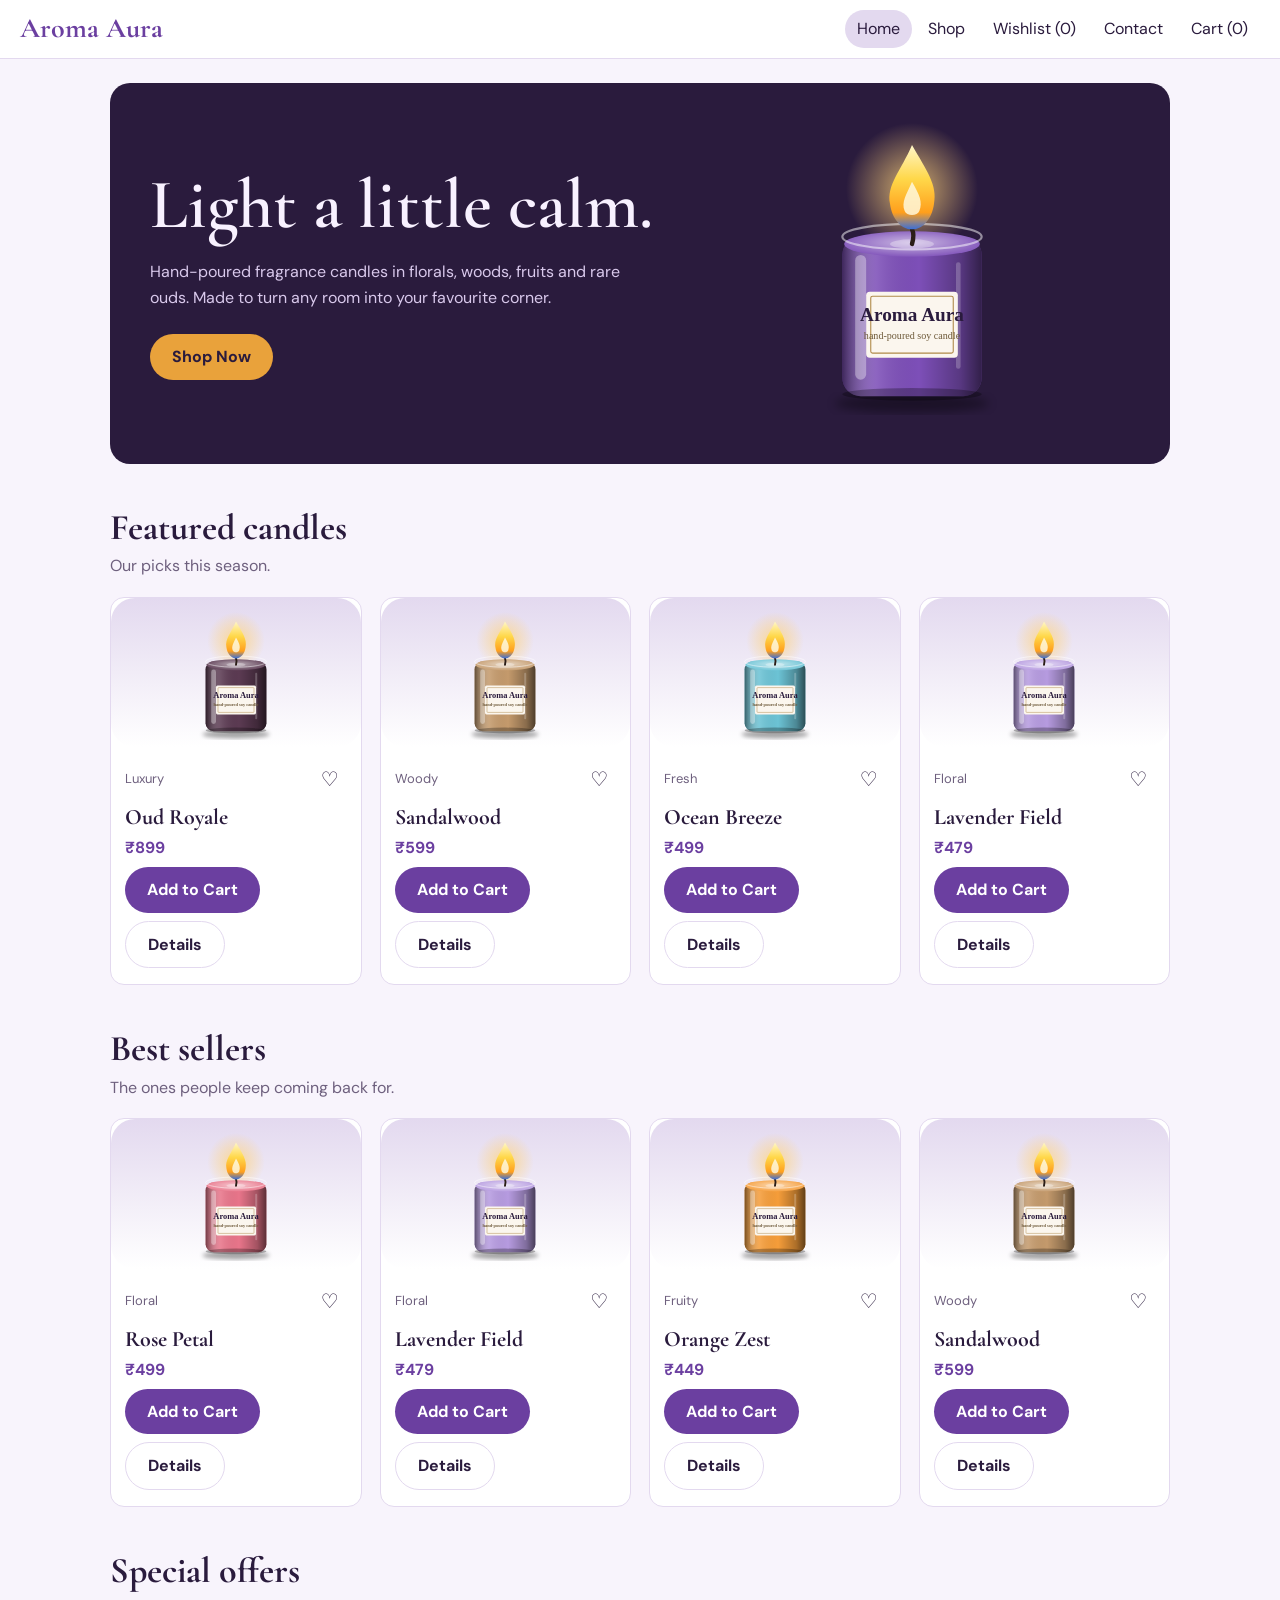
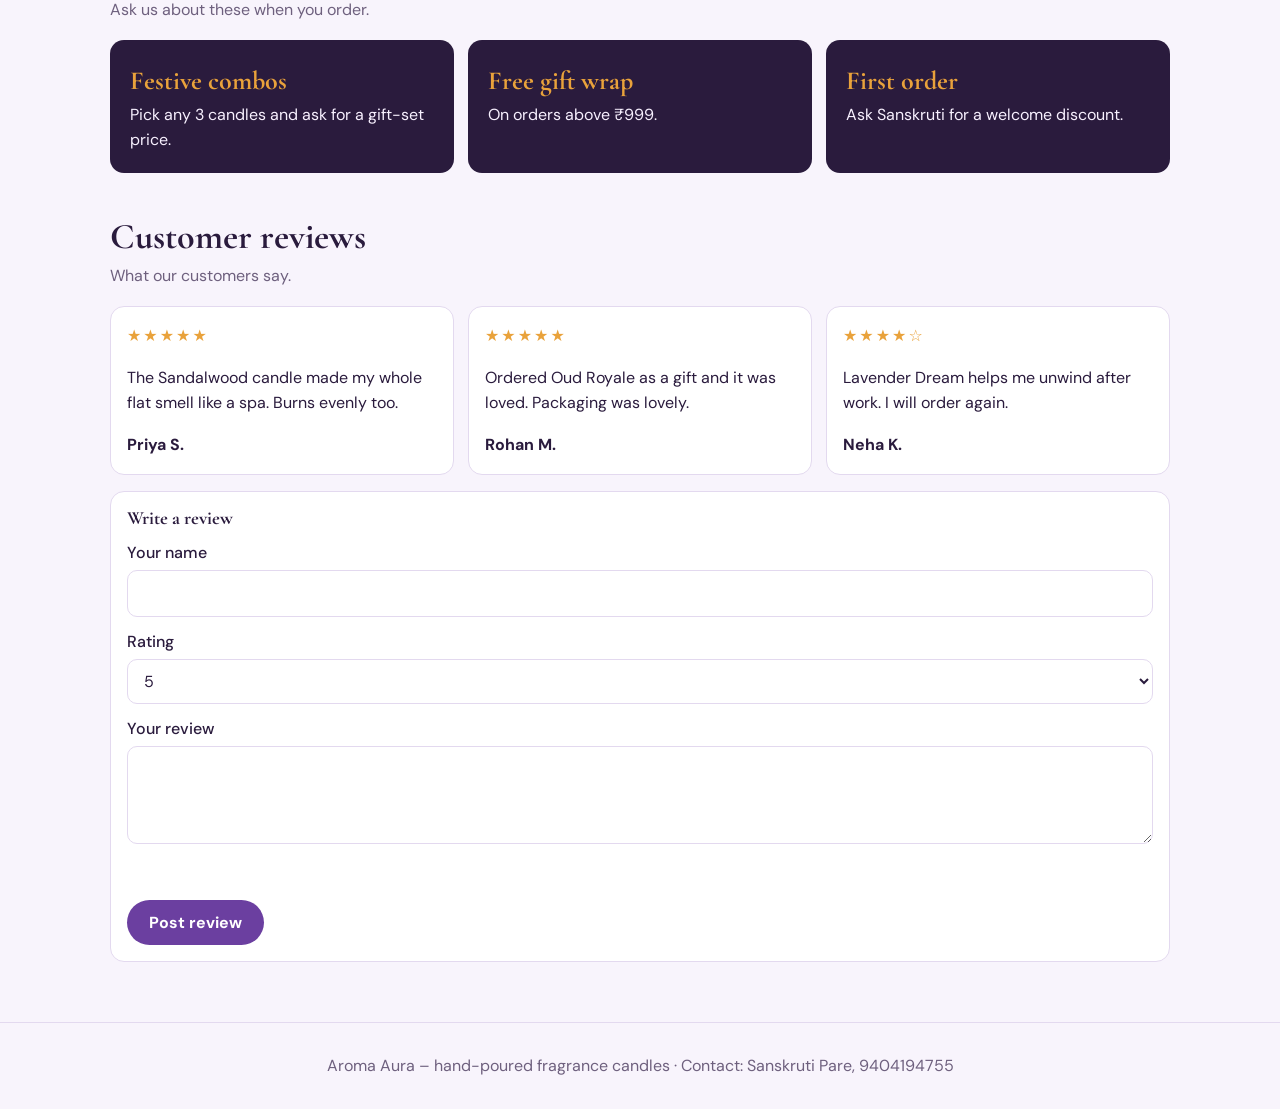
<file: index.html>
<!DOCTYPE html>
<html lang="en"><head><meta charset="utf-8">
<meta name="viewport" content="width=device-width, initial-scale=1, viewport-fit=cover">
<title>Aroma Aura – Fragrance Candles</title>
<link rel="stylesheet" href="https://fonts.googleapis.com/css2?family=Cormorant+Garamond:wght@500;600;700&family=DM+Sans:wght@400;500;700&display=swap">
<link rel="stylesheet" href="style.css">
</head>
<body data-page="home">
<header><a class="logo" href="index.html">Aroma Aura</a>
<nav id="nav"></nav></header>
<main id="app"></main>
<footer>Aroma Aura – hand-poured fragrance candles · Contact: Sanskruti Pare, 9404194755</footer>
<div class="toast" id="toast" role="status"></div>
<script src="app.js"></script>
</body></html>
</file>
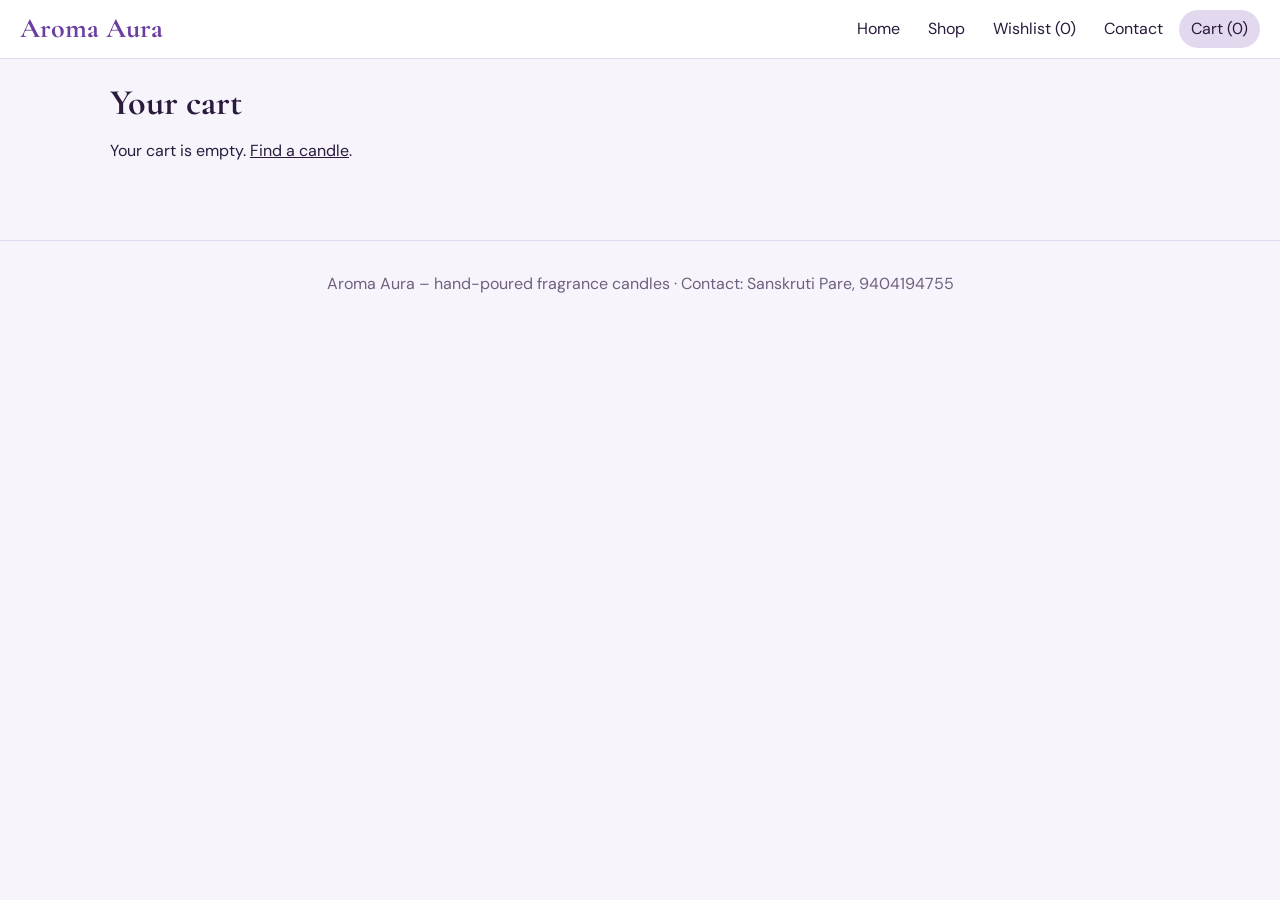
<file: cart.html>
<!DOCTYPE html>
<html lang="en"><head><meta charset="utf-8">
<meta name="viewport" content="width=device-width, initial-scale=1, viewport-fit=cover">
<title>Your Cart – Aroma Aura</title>
<link rel="stylesheet" href="https://fonts.googleapis.com/css2?family=Cormorant+Garamond:wght@500;600;700&family=DM+Sans:wght@400;500;700&display=swap">
<link rel="stylesheet" href="style.css">
</head>
<body data-page="cart">
<header><a class="logo" href="index.html">Aroma Aura</a>
<nav id="nav"></nav></header>
<main id="app"></main>
<footer>Aroma Aura – hand-poured fragrance candles · Contact: Sanskruti Pare, 9404194755</footer>
<div class="toast" id="toast" role="status"></div>
<script src="app.js"></script>
</body></html>
</file>
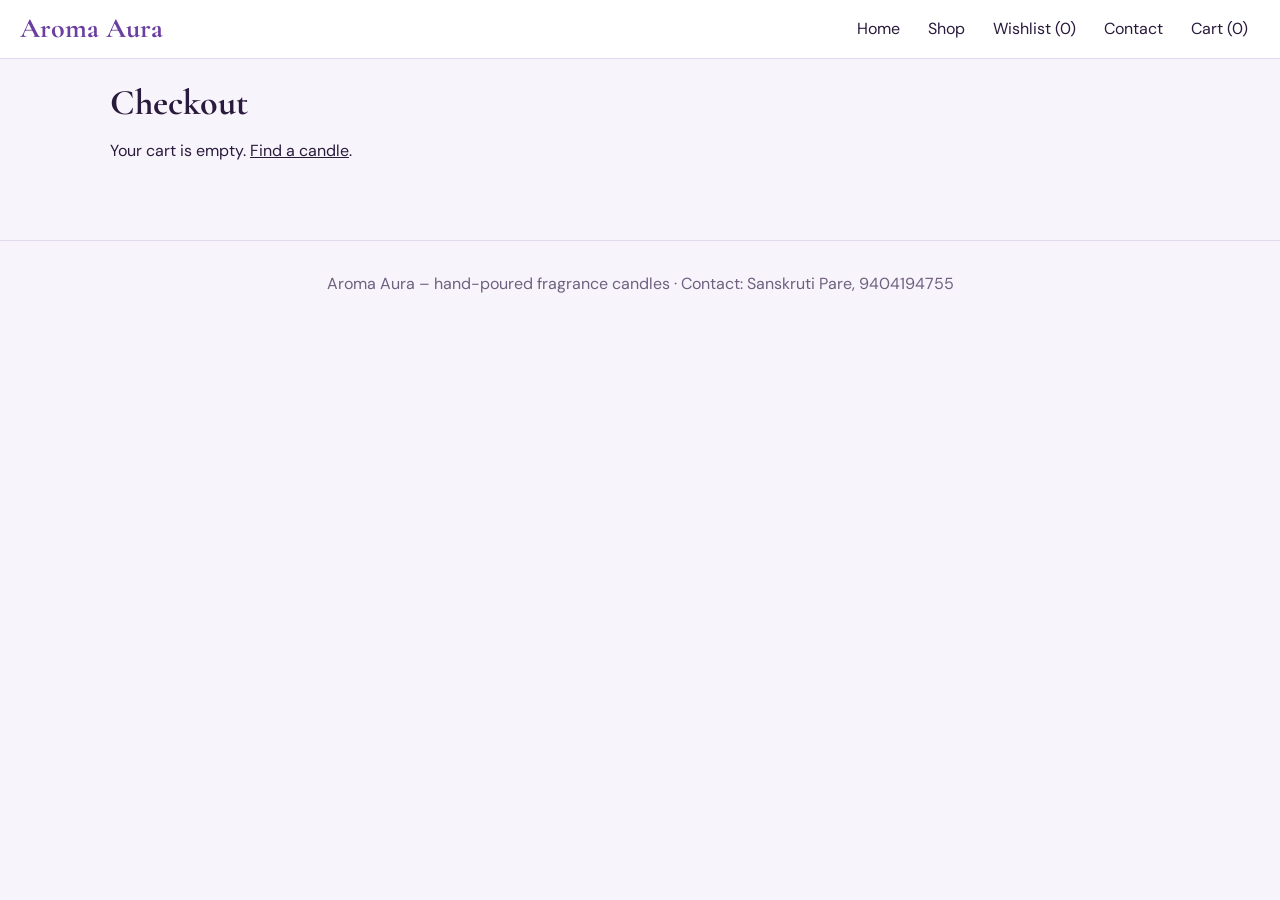
<file: checkout.html>
<!DOCTYPE html>
<html lang="en"><head><meta charset="utf-8">
<meta name="viewport" content="width=device-width, initial-scale=1, viewport-fit=cover">
<title>Checkout – Aroma Aura</title>
<link rel="stylesheet" href="https://fonts.googleapis.com/css2?family=Cormorant+Garamond:wght@500;600;700&family=DM+Sans:wght@400;500;700&display=swap">
<link rel="stylesheet" href="style.css">
</head>
<body data-page="checkout">
<header><a class="logo" href="index.html">Aroma Aura</a>
<nav id="nav"></nav></header>
<main id="app"></main>
<footer>Aroma Aura – hand-poured fragrance candles · Contact: Sanskruti Pare, 9404194755</footer>
<div class="toast" id="toast" role="status"></div>
<script src="app.js"></script>
</body></html>
</file>
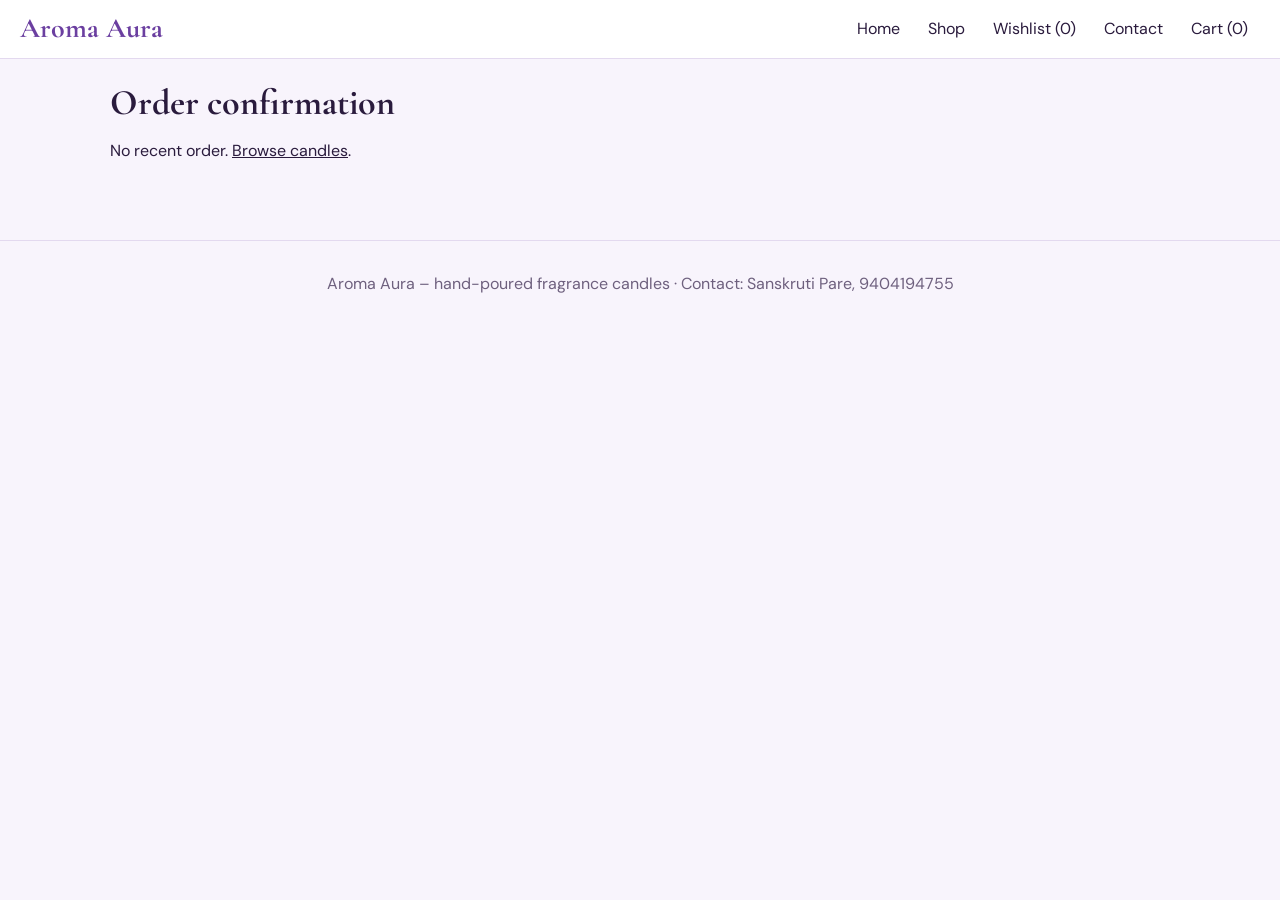
<file: confirmation.html>
<!DOCTYPE html>
<html lang="en"><head><meta charset="utf-8">
<meta name="viewport" content="width=device-width, initial-scale=1, viewport-fit=cover">
<title>Order Confirmed – Aroma Aura</title>
<link rel="stylesheet" href="https://fonts.googleapis.com/css2?family=Cormorant+Garamond:wght@500;600;700&family=DM+Sans:wght@400;500;700&display=swap">
<link rel="stylesheet" href="style.css">
</head>
<body data-page="confirmation">
<header><a class="logo" href="index.html">Aroma Aura</a>
<nav id="nav"></nav></header>
<main id="app"></main>
<footer>Aroma Aura – hand-poured fragrance candles · Contact: Sanskruti Pare, 9404194755</footer>
<div class="toast" id="toast" role="status"></div>
<script src="app.js"></script>
</body></html>
</file>
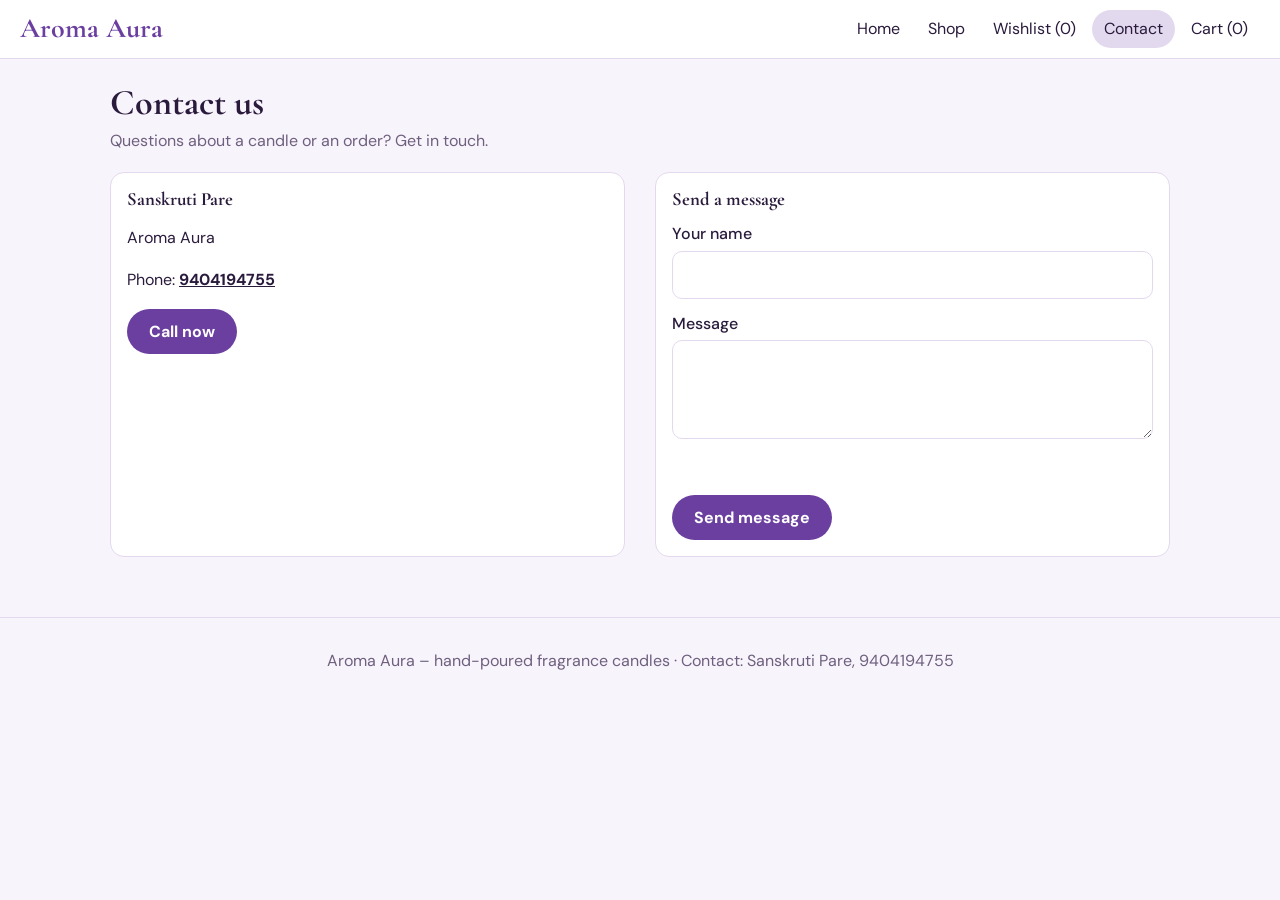
<file: contact.html>
<!DOCTYPE html>
<html lang="en"><head><meta charset="utf-8">
<meta name="viewport" content="width=device-width, initial-scale=1, viewport-fit=cover">
<title>Contact Us – Aroma Aura</title>
<link rel="stylesheet" href="https://fonts.googleapis.com/css2?family=Cormorant+Garamond:wght@500;600;700&family=DM+Sans:wght@400;500;700&display=swap">
<link rel="stylesheet" href="style.css">
</head>
<body data-page="contact">
<header><a class="logo" href="index.html">Aroma Aura</a>
<nav id="nav"></nav></header>
<main id="app"></main>
<footer>Aroma Aura – hand-poured fragrance candles · Contact: Sanskruti Pare, 9404194755</footer>
<div class="toast" id="toast" role="status"></div>
<script src="app.js"></script>
</body></html>
</file>
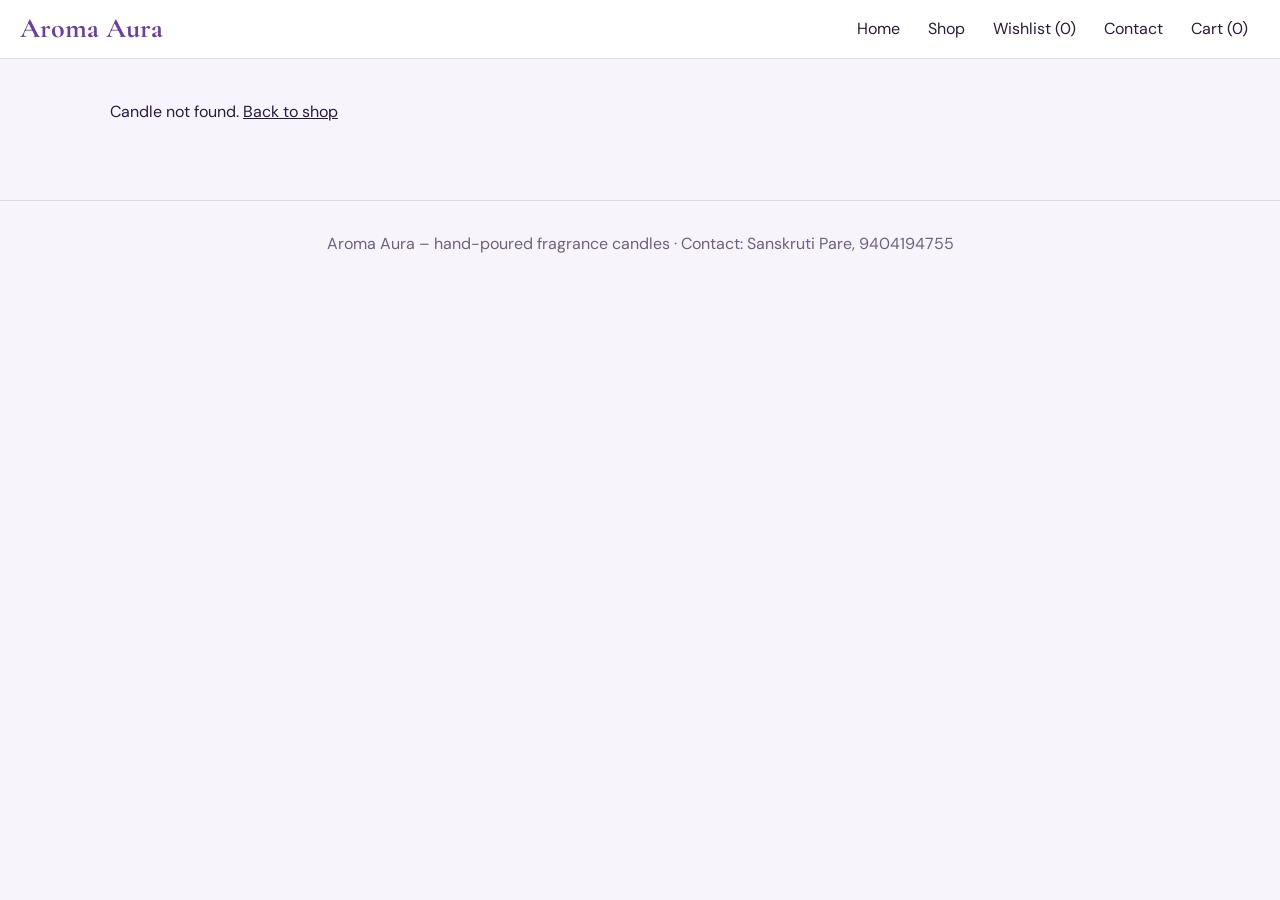
<file: product.html>
<!DOCTYPE html>
<html lang="en"><head><meta charset="utf-8">
<meta name="viewport" content="width=device-width, initial-scale=1, viewport-fit=cover">
<title>Candle – Aroma Aura</title>
<link rel="stylesheet" href="https://fonts.googleapis.com/css2?family=Cormorant+Garamond:wght@500;600;700&family=DM+Sans:wght@400;500;700&display=swap">
<link rel="stylesheet" href="style.css">
</head>
<body data-page="product">
<header><a class="logo" href="index.html">Aroma Aura</a>
<nav id="nav"></nav></header>
<main id="app"></main>
<footer>Aroma Aura – hand-poured fragrance candles · Contact: Sanskruti Pare, 9404194755</footer>
<div class="toast" id="toast" role="status"></div>
<script src="app.js"></script>
</body></html>
</file>
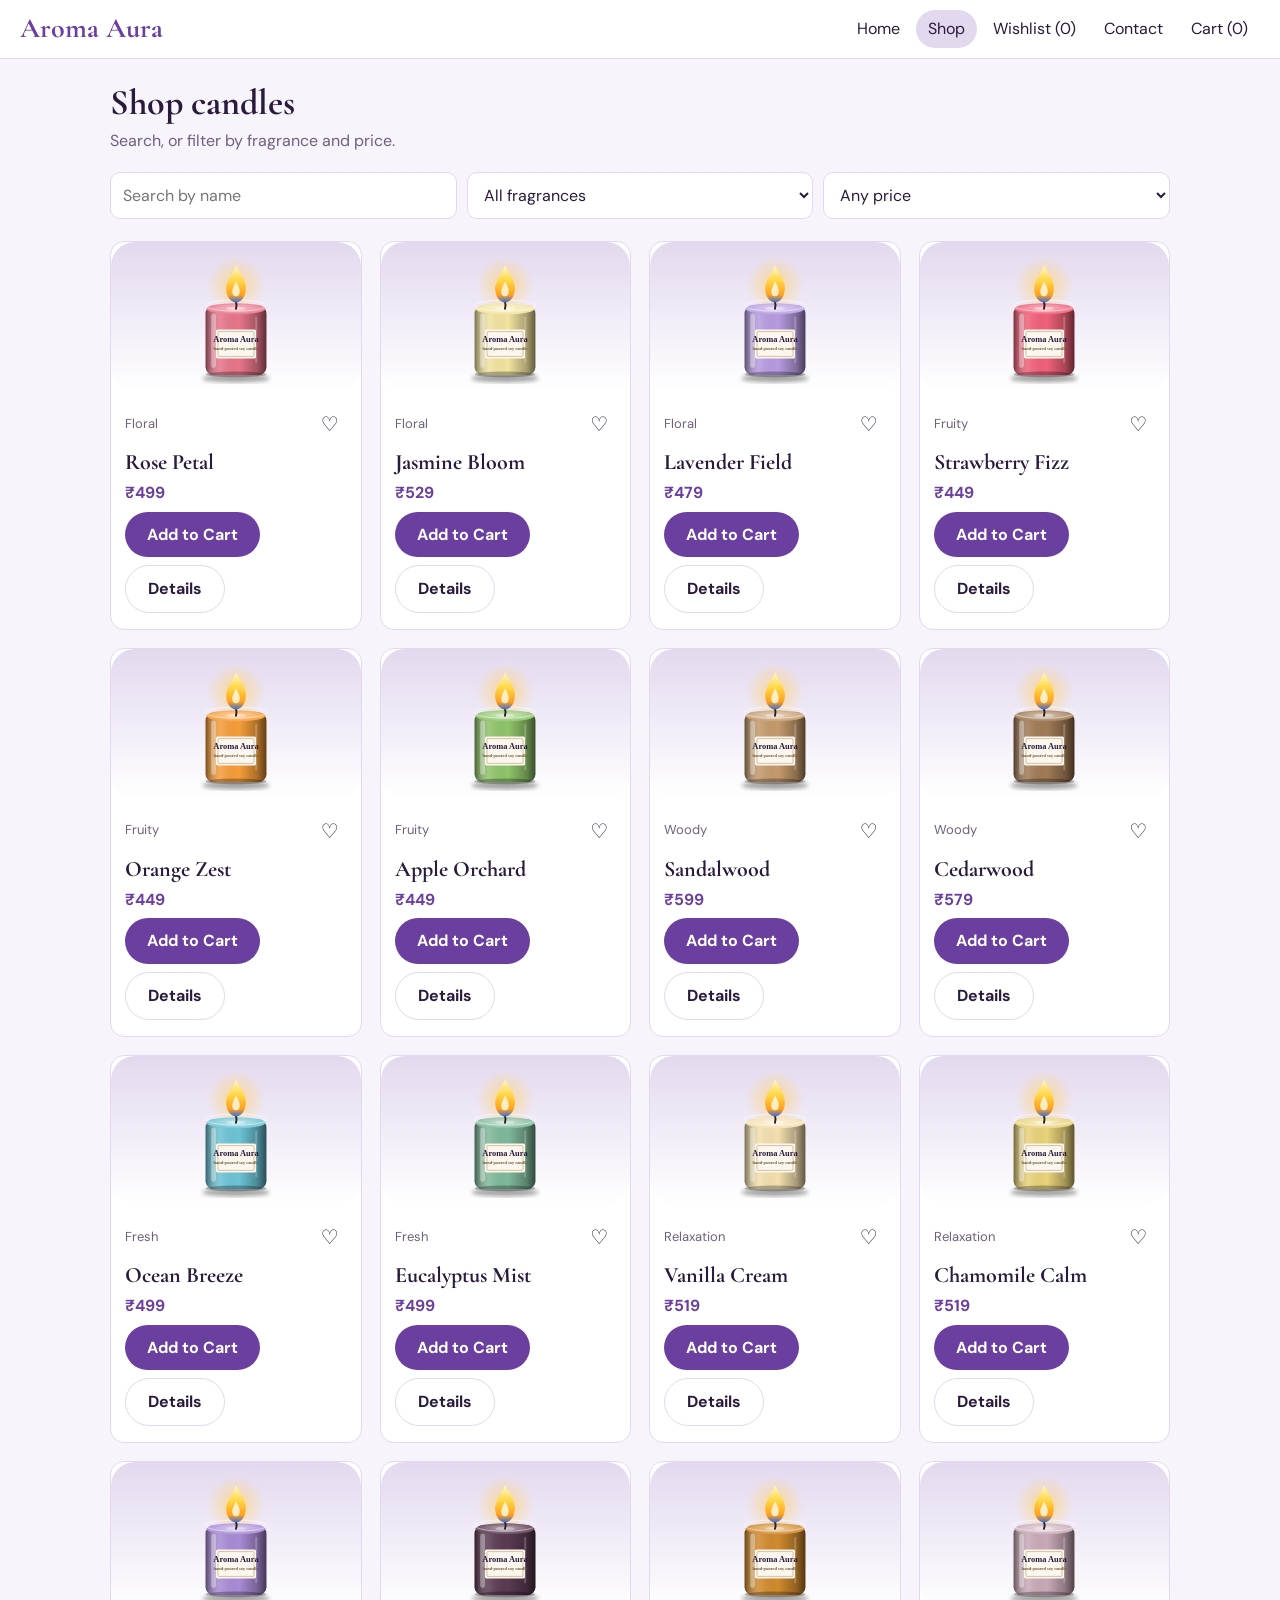
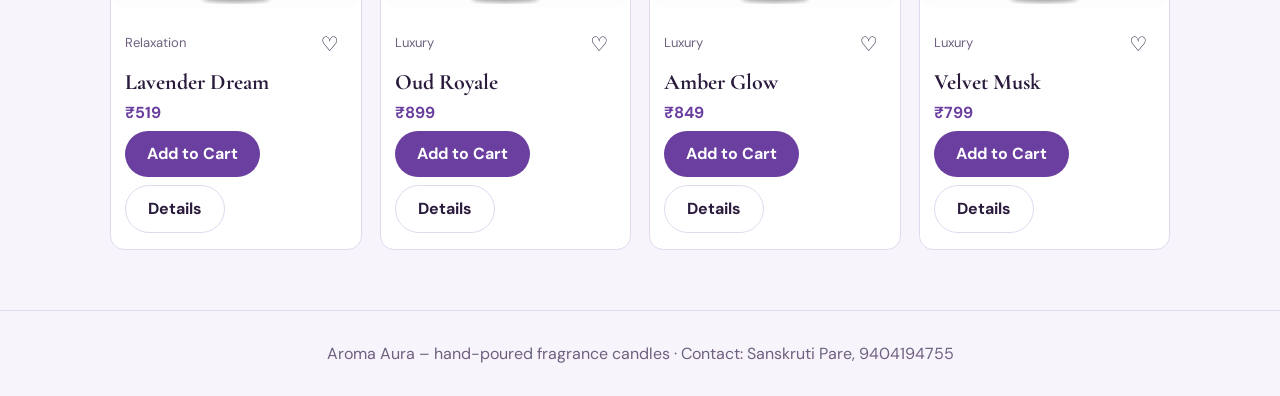
<file: shop.html>
<!DOCTYPE html>
<html lang="en"><head><meta charset="utf-8">
<meta name="viewport" content="width=device-width, initial-scale=1, viewport-fit=cover">
<title>Shop – Aroma Aura</title>
<link rel="stylesheet" href="https://fonts.googleapis.com/css2?family=Cormorant+Garamond:wght@500;600;700&family=DM+Sans:wght@400;500;700&display=swap">
<link rel="stylesheet" href="style.css">
</head>
<body data-page="shop">
<header><a class="logo" href="index.html">Aroma Aura</a>
<nav id="nav"></nav></header>
<main id="app"></main>
<footer>Aroma Aura – hand-poured fragrance candles · Contact: Sanskruti Pare, 9404194755</footer>
<div class="toast" id="toast" role="status"></div>
<script src="app.js"></script>
</body></html>
</file>
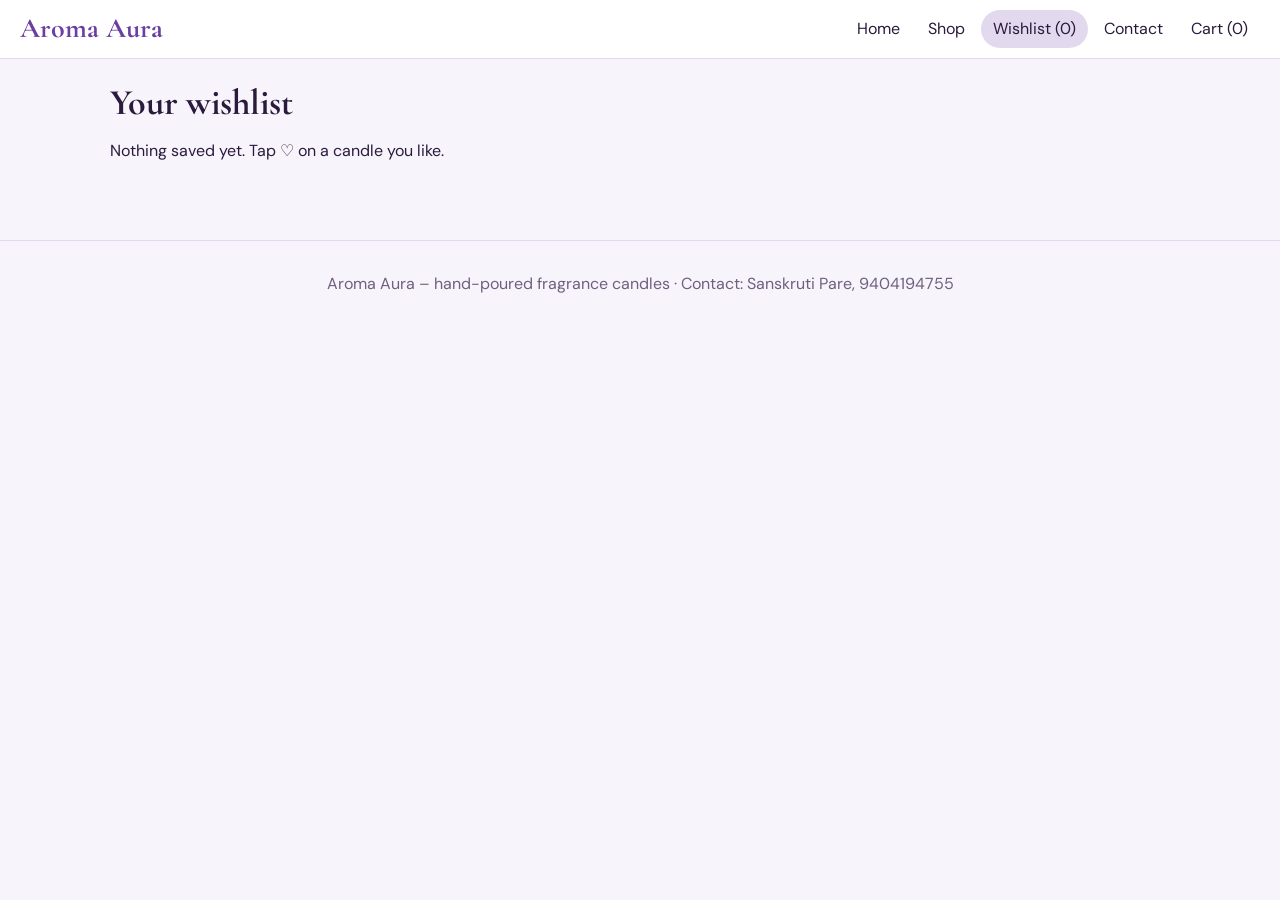
<file: wishlist.html>
<!DOCTYPE html>
<html lang="en"><head><meta charset="utf-8">
<meta name="viewport" content="width=device-width, initial-scale=1, viewport-fit=cover">
<title>Wishlist – Aroma Aura</title>
<link rel="stylesheet" href="https://fonts.googleapis.com/css2?family=Cormorant+Garamond:wght@500;600;700&family=DM+Sans:wght@400;500;700&display=swap">
<link rel="stylesheet" href="style.css">
</head>
<body data-page="wishlist">
<header><a class="logo" href="index.html">Aroma Aura</a>
<nav id="nav"></nav></header>
<main id="app"></main>
<footer>Aroma Aura – hand-poured fragrance candles · Contact: Sanskruti Pare, 9404194755</footer>
<div class="toast" id="toast" role="status"></div>
<script src="app.js"></script>
</body></html>
</file>
<file: style.css>
:root{--bg:#f8f4fc;--sf:#fff;--tx:#2a1b3d;--mu:#6e607e;--ac:#6b3fa0;--on:#fff;--gl:#e9a23b;--bd:#e3d9ef;--hero:#2a1b3d;--ht:#f8f1ff;color-scheme:light;box-sizing:border-box;padding-top:env(safe-area-inset-top,0px);padding-bottom:env(safe-area-inset-bottom,0px)}
@media (prefers-color-scheme:dark){:root:not([data-theme="light"]){--bg:#17101f;--sf:#221830;--tx:#f3ecfa;--mu:#b3a5c6;--ac:#c4a0f0;--on:#17101f;--bd:#392a4d;--hero:#0f0a16;color-scheme:dark}}
:root[data-theme="dark"]{--bg:#17101f;--sf:#221830;--tx:#f3ecfa;--mu:#b3a5c6;--ac:#c4a0f0;--on:#17101f;--bd:#392a4d;--hero:#0f0a16;color-scheme:dark}
html{scroll-padding-top:env(safe-area-inset-top,0px)}
*{box-sizing:border-box}
body{margin:0;background:var(--bg);color:var(--tx);font:16px/1.6 'DM Sans',system-ui,sans-serif}
body::before{content:"";position:fixed;inset:0 0 auto;height:env(safe-area-inset-top,0px);z-index:10;background:var(--sf)}
h1,h2,h3,.logo{font-family:'Cormorant Garamond',Georgia,serif;line-height:1.1;margin:0}
a{color:inherit}
header{position:sticky;top:env(safe-area-inset-top,0px);z-index:9;background:var(--sf);border-bottom:1px solid var(--bd);display:flex;align-items:center;gap:16px;padding:10px 20px;flex-wrap:wrap}
.logo{font-size:28px;font-weight:700;color:var(--ac);text-decoration:none;margin-right:auto}
nav{display:flex;gap:4px;overflow-x:auto}
nav a{padding:6px 12px;border-radius:20px;text-decoration:none;white-space:nowrap}
nav a:hover,nav a.on{background:var(--bd)}
button,.btn{font:inherit;cursor:pointer;border:0;border-radius:24px;padding:10px 22px;background:var(--ac);color:var(--on);font-weight:700;text-decoration:none;display:inline-block}
button.ghost,.btn.ghost{background:transparent;color:var(--tx);border:1.5px solid var(--bd)}
button:focus-visible,a:focus-visible,input:focus-visible,select:focus-visible,textarea:focus-visible{outline:3px solid var(--gl);outline-offset:2px}
main{max-width:1100px;margin:0 auto;padding:24px 20px 60px}
.hero{background:var(--hero);color:var(--ht);border-radius:20px;padding:40px;display:grid;grid-template-columns:1.2fr 1fr;gap:20px;align-items:center;overflow:hidden}
.hero h1{font-size:clamp(40px,7vw,70px);font-weight:600}
.hero p{max-width:44ch;color:#d9c9ec}
.hero .btn{background:var(--gl);color:#2a1b3d;margin-top:8px}
.fl{transform-box:fill-box;transform-origin:50% 100%;animation:fl 2.6s ease-in-out infinite alternate}
@keyframes fl{from{transform:scale(1,1) rotate(-2deg)}to{transform:scale(.94,1.08) rotate(2deg)}}
@media (prefers-reduced-motion:reduce){.fl{animation:none}}
section{margin-top:44px}
h2{font-size:36px;margin-bottom:6px}
.sub{color:var(--mu);margin:0 0 18px}
.grid{display:grid;grid-template-columns:repeat(auto-fill,minmax(210px,1fr));gap:18px}
.card{background:var(--sf);border:1px solid var(--bd);border-radius:14px;overflow:hidden;display:flex;flex-direction:column}
.card .im{display:block;padding:14px 0 0;text-align:center;background:linear-gradient(var(--bd),transparent);cursor:pointer;border:0;width:100%}
.card .bd{padding:12px 14px 16px;display:flex;flex-direction:column;gap:6px;flex:1}
.card h3{font-size:22px}
.cat{color:var(--mu);font-size:13px}
.pr{font-weight:700;color:var(--ac)}
.row{display:flex;gap:8px;align-items:center;flex-wrap:wrap}
.heart{background:none;color:var(--tx);padding:4px 8px;font-size:20px;border-radius:8px;margin-left:auto}
.offers{display:grid;grid-template-columns:repeat(auto-fit,minmax(220px,1fr));gap:14px}
.offer{background:var(--hero);color:var(--ht);border-radius:14px;padding:20px}
.offer b{font-family:'Cormorant Garamond',serif;font-size:26px;color:var(--gl);display:block}
.rev{background:var(--sf);border:1px solid var(--bd);border-radius:14px;padding:16px}
.st{color:var(--gl);letter-spacing:2px}
.bar{display:flex;gap:10px;flex-wrap:wrap;margin:14px 0 22px}
input,select,textarea{font:inherit;color:var(--tx);background:var(--sf);border:1.5px solid var(--bd);border-radius:10px;padding:10px 12px;width:100%}
.bar input,.bar select{width:auto;flex:1;min-width:150px}
.two{display:grid;grid-template-columns:1fr 1fr;gap:30px}
.pd{display:grid;grid-template-columns:1fr 1fr;gap:30px;align-items:start}
.pd .big{background:var(--bd);border-radius:20px;text-align:center;padding:30px 0 0}
.qty{display:inline-flex;align-items:center;border:1.5px solid var(--bd);border-radius:24px}
.qty button{background:none;color:var(--tx);padding:6px 14px;border-radius:24px}
.qty span{min-width:28px;text-align:center;font-weight:700}
.tbl{width:100%;overflow-x:auto}
.line{display:grid;grid-template-columns:70px 1fr auto auto;gap:14px;align-items:center;background:var(--sf);border:1px solid var(--bd);border-radius:12px;padding:10px 14px;margin-bottom:10px}
.tot{font-family:'Cormorant Garamond',serif;font-size:32px;font-weight:700}
label{display:block;font-weight:500;margin:12px 0 4px}
.pay{display:flex;gap:10px;align-items:center;padding:10px 12px;border:1.5px solid var(--bd);border-radius:10px;margin-top:8px}
.pay input{width:auto}
.err{color:#c0392b;font-size:14px;min-height:20px}
footer{text-align:center;color:var(--mu);padding:30px 20px;border-top:1px solid var(--bd)}
.toast{position:fixed;left:50%;bottom:calc(20px + env(safe-area-inset-bottom,0px));transform:translateX(-50%);background:var(--tx);color:var(--bg);padding:10px 20px;border-radius:24px;z-index:20;display:none}
@media (max-width:720px){.hero,.two,.pd{grid-template-columns:1fr}.hero{padding:28px}.line{grid-template-columns:56px 1fr;}}
</file>
